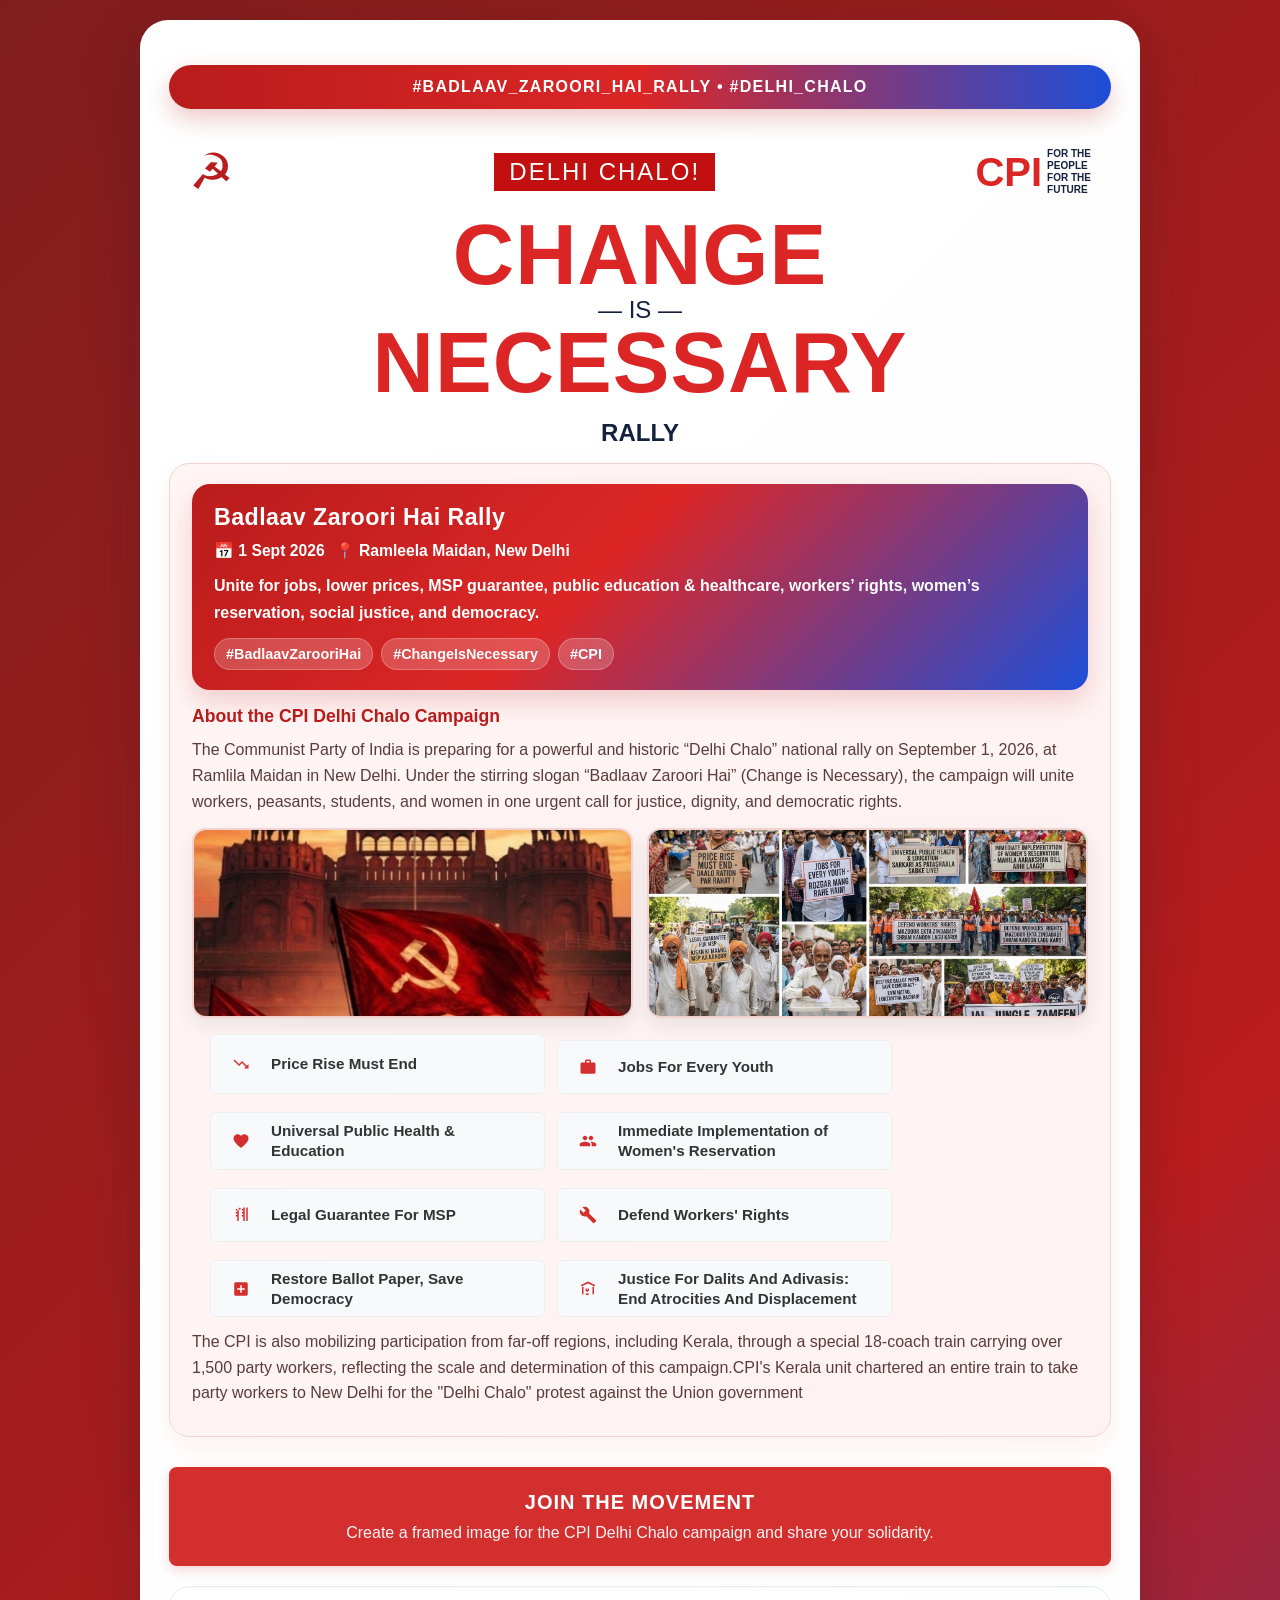
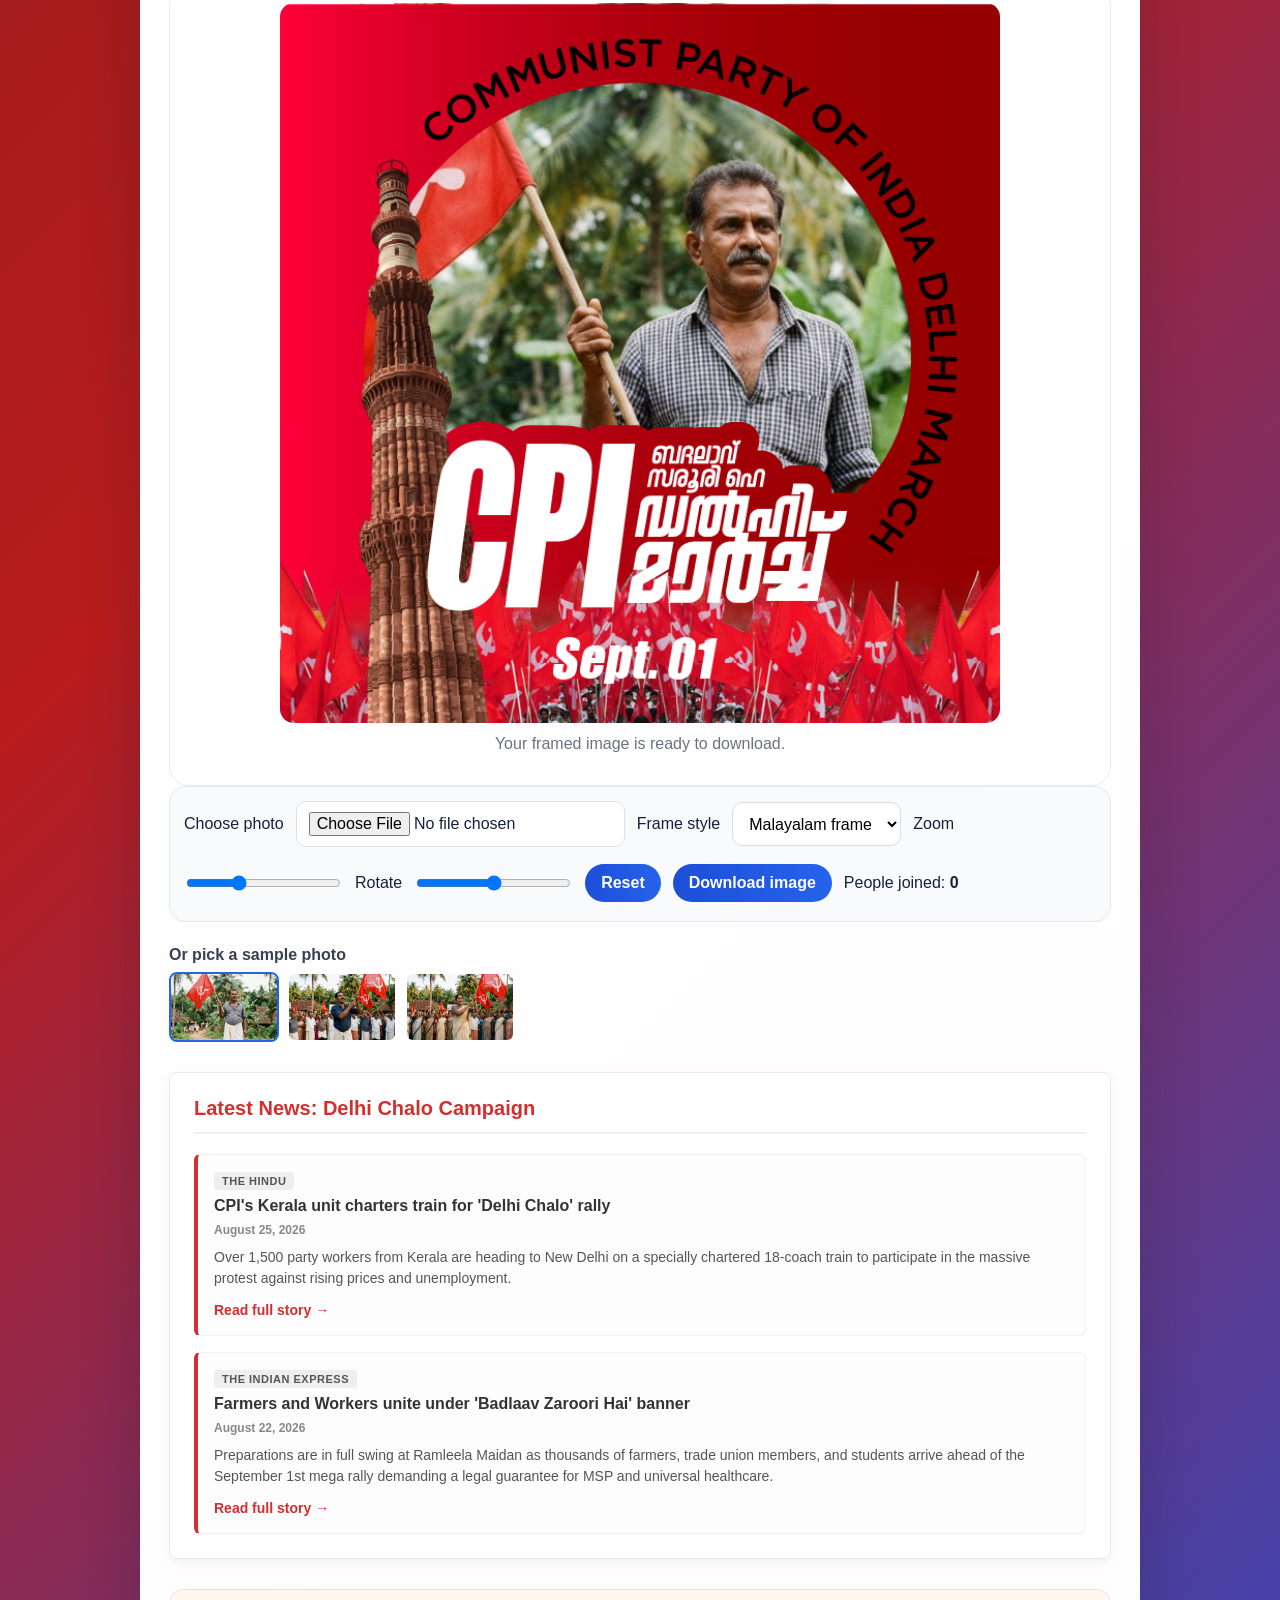
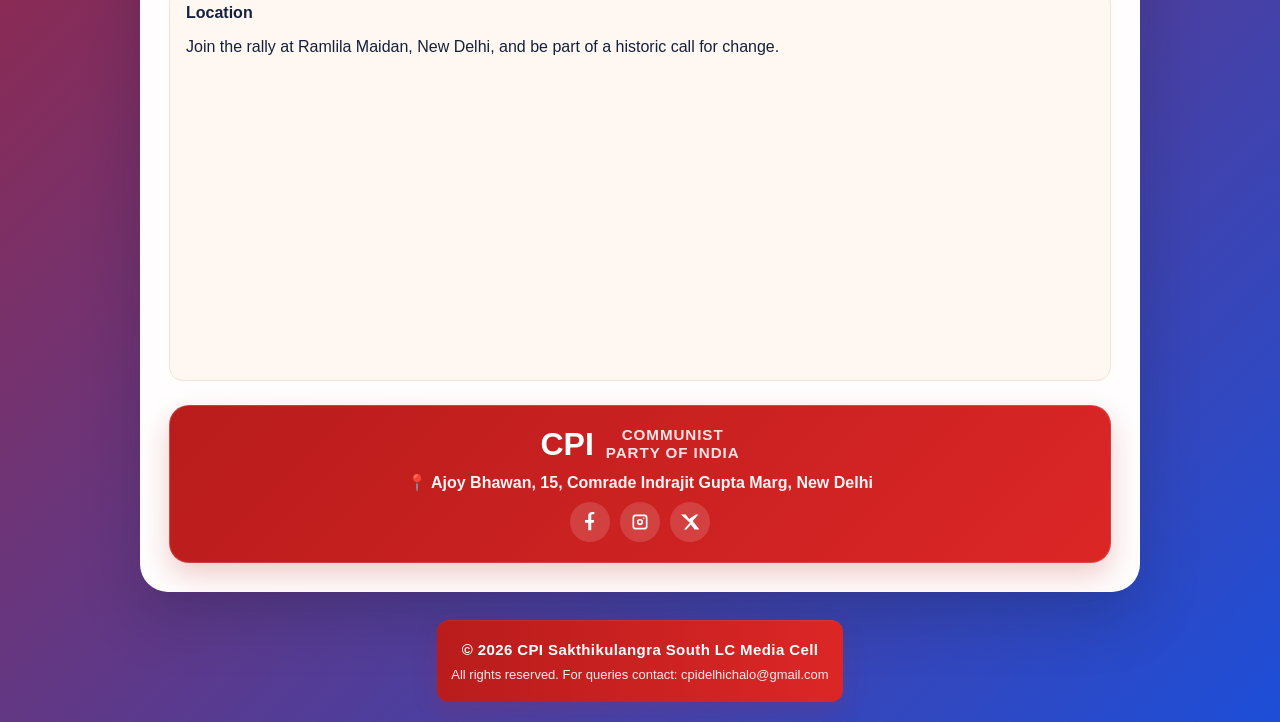
<file: index.html>
<!DOCTYPE html>
<html lang="en">
<head>
    <meta charset="UTF-8">
    <meta name="viewport" content="width=device-width, initial-scale=1.0">
    <title>Delhi Chalo | CPI Campaign</title>
    <style>
        :root {
            color-scheme: light;
            font-family: "Segoe UI", Tahoma, Geneva, Verdana, sans-serif;
        }

        * { box-sizing: border-box; }

        body {
            margin: 0;
            min-height: 100vh;
            display: grid;
            place-items: center;
            background: linear-gradient(135deg, #7f1d1d 0%, #b91c1c 45%, #1d4ed8 100%);
            color: #14213d;
            padding: 20px;
        }

        .app {
            width: min(100%, 1000px);
            background: linear-gradient(135deg, #ffffff 0%, #fffdfd 100%);
            border-radius: 28px;
            box-shadow: 0 24px 60px rgba(15, 23, 42, 0.22);
            padding: 28px;
            border: 1px solid rgba(255, 255, 255, 0.75);
        }

        .banner {
            margin-bottom: 18px;
            padding: 13px 16px;
            border-radius: 999px;
            background: linear-gradient(90deg, #b91c1c 0%, #dc2626 50%, #1d4ed8 100%);
            color: white;
            text-align: center;
            font-weight: 700;
            letter-spacing: 0.08em;
            text-transform: uppercase;
            box-shadow: 0 10px 24px rgba(185, 28, 28, 0.24);
        }

        h1 {
            margin: 0 0 8px;
            font-size: clamp(2rem, 3.4vw, 2.7rem);
            color: #111827;
        }

        .subtitle {
            margin: 0 0 20px;
            color: #5f6c85;
            font-size: 1rem;
        }

        .controls {
            display: flex;
            flex-wrap: wrap;
            gap: 12px;
            align-items: center;
            margin-bottom: 24px;
            padding: 14px;
            border-radius: 16px;
            background: #f9fafb;
            border: 1px solid #e5e7eb;
        }

        .controls label,
        .controls select,
        .controls button,
        .controls input {
            font: inherit;
        }

        .controls select,
        .controls input {
            padding: 10px 12px;
            border: 1px solid #d8e0f0;
            border-radius: 10px;
            background: #ffffff;
            min-height: 44px;
        }

        .controls button {
            border: none;
            padding: 10px 16px;
            border-radius: 999px;
            background: linear-gradient(90deg, #1d4ed8 0%, #2563eb 100%);
            color: white;
            cursor: pointer;
            transition: transform 180ms ease, box-shadow 180ms ease;
            font-weight: 600;
        }

        .controls button:hover {
            transform: translateY(-1px);
            box-shadow: 0 8px 16px rgba(37, 99, 235, 0.2);
        }

        .controls button:disabled {
            opacity: 0.6;
            cursor: not-allowed;
            box-shadow: none;
            transform: none;
        }
        .header {
    display: flex;
    justify-content: space-between;
    align-items: center;
    padding: 20px;
  }
  .logo {
    font-size: 50px;
    line-height: 1;
    color: #b91c1c;
  }
  .delhi-chalo {
    background-color: #c21010;
    color: white;
    padding: 5px 15px;
    font-size: 24px;
    letter-spacing: 2px;
  }
  .cpi-header {
    display: flex;
    align-items: center;
    gap: 5px;
  }
  .cpi-header h2 {
    font-size: 40px;
    margin: 0;
    line-height: 1;
    color: #dc2626;
    animation: cpiPulse 2.5s ease-in-out infinite;
  }
  .cpi-header p {
    font-family: Arial, sans-serif;
    font-size: 10px;
    font-weight: bold;
    margin: 0;
    line-height: 1.2;
    text-align: left;
  }
  .main-title {
    text-align: center;
    line-height: 0.9;
    margin-bottom: 20px;
    cursor: pointer;
    transition: transform 300ms ease;
  }

  .main-title:hover {
    transform: scale(1.08);
  }

  .main-title h1 {
    font-size: 85px;
    margin: 0;
    letter-spacing: 1px;
    color: #dc2626;
    font-weight: 900;
  }
  .is-text {
    font-size: 24px;
    display: block;
    margin: 5px 0;
  }

        .preview-card {
            border: 1px solid #e7ebf5;
            border-radius: 20px;
            padding: 16px;
            background: linear-gradient(135deg, #ffffff 0%, #fefefe 100%);
            box-shadow: inset 0 1px 0 rgba(0,0,0,0.02);
        }

        #canvas {
            display: none;
            width: 100%;
            max-width: 720px;
            height: auto;
            margin: 0 auto;
            border-radius: 14px;
            background: #fff;
            touch-action: none; /* enable pointer gestures (pan/zoom) to be handled in JS */
        }

        .helper-text {
            margin-top: 12px;
            color: #6b7280;
            text-align: center;
        }

        .campaign-card {
            margin: 20px 0 24px;
            padding: 20px 22px;
            border-radius: 20px;
            background: linear-gradient(135deg, #fff5f5 0%, #fef2f2 100%);
            border: 1px solid #f3d2d2;
            box-shadow: 0 10px 25px rgba(185, 28, 28, 0.06);
        }

        .campaign-card h2 {
            margin: 0 0 10px;
            font-size: 1.1rem;
            color: #b91c1c;
        }

        .campaign-card p {
            margin: 0 0 10px;
            color: #5b3b3b;
            line-height: 1.6;
        }

        .campaign-card ul {
            margin: 0;
            padding-left: 18px;
            color: #5b3b3b;
        }

        .campaign-card li + li {
            margin-top: 6px;
        }

        .details-grid {
            display: grid;
            grid-template-columns: repeat(2, minmax(0, 1fr));
            gap: 14px;
            margin-top: 12px;
        }

        .rally-header {
            margin: 0 0 16px;
            padding: 20px 22px;
            border-radius: 18px;
            background: linear-gradient(135deg, #b91c1c 0%, #dc2626 45%, #1d4ed8 100%);
            color: #ffffff;
            box-shadow: 0 12px 26px rgba(185, 28, 28, 0.18);
            position: relative;
            overflow: hidden;
            animation: rallyPulse 3s ease-in-out infinite;
        }

        .rally-header::before {
            content: "";
            position: absolute;
            inset: 0;
            background: linear-gradient(90deg, transparent, rgba(255,255,255,0.22), transparent);
            transform: translateX(-100%);
            animation: rallyShine 2.6s linear infinite;
        }

        .rally-header h2 {
            margin: 0 0 10px;
            font-size: 1.45rem;
            letter-spacing: 0.02em;
            font-weight: 800;
            color: #ffffff;
        }

        .rally-header p {
            margin: 10px 0 0;
            color: #ffffff;
            line-height: 1.7;
            font-size: 1rem;
            font-weight: 700;
        }

        .rally-meta {
            display: flex;
            flex-wrap: wrap;
            gap: 10px;
            margin: 10px 0 12px;
            font-weight: 800;
            font-size: 0.98rem;
            color: #ffffff;
        }

        .rally-tags {
            margin-top: 12px;
            display: flex;
            flex-wrap: wrap;
            gap: 8px;
        }

        .rally-tags span {
            background: rgba(255,255,255,0.2);
            padding: 7px 11px;
            border-radius: 999px;
            font-size: 0.9rem;
            font-weight: 700;
            border: 1px solid rgba(255,255,255,0.24);
            color: #ffffff;
        }

        .campaign-image-row {
            display: grid;
            grid-template-columns: repeat(2, minmax(0, 1fr));
            gap: 14px;
            margin: 14px 0 16px;
        }

        .campaign-image-row img {
            width: 100%;
            height: 190px;
            object-fit: cover;
            border-radius: 14px;
            border: 2px solid #f3d2d2;
            box-shadow: 0 8px 20px rgba(0, 0, 0, 0.08);
        }

        .details-card {
            padding: 14px 16px;
            border-radius: 14px;
            background: #fff8f2;
            border: 1px solid #f4e1d0;
        }

        .right-col {
            display: block;
        }

        .demands-section {
            margin-top: 6px;
        }

        .demands {
            list-style: none;
            margin: 0;
            padding: 0;
            display: grid;
            gap: 10px;
        }

        .demand-item {
            display: flex;
            align-items: flex-start;
            gap: 12px;
            background: rgba(217, 70, 70, 0.04);
            padding: 10px 12px;
            border-radius: 10px;
            border: 1px solid rgba(217,70,70,0.08);
        }

        .demand-icon {
            width: 36px;
            height: 36px;
            flex: 0 0 36px;
            display: inline-flex;
            align-items: center;
            justify-content: center;
            color: #b91c1c;
        }

        .demand-text {
            color: #3b2b2b;
            font-weight: 700;
            line-height: 1.2;
            font-size: 0.95rem;
        }

        .location-card {
            margin-top: 14px;
            padding: 14px 16px;
            border-radius: 14px;
            background: #fff8f2;
            border: 1px solid #f4e1d0;
        }

        .location-card iframe {
            width: 100%;
            height: 280px;
            border: 0;
            border-radius: 10px;
            margin-top: 10px;
        }

        .details-card strong {
            display: block;
            margin-bottom: 6px;
            color: #991b1b;
        }

        .footer {
            margin-top: 24px;
            padding: 20px 22px;
            border-radius: 20px;
            background: linear-gradient(135deg, #b91c1c 0%, #dc2626 100%);
            color: #ffffff;
            box-shadow: 0 12px 28px rgba(185, 28, 28, 0.22);
            border: 1px solid rgba(255, 255, 255, 0.16);
            text-align: center;
        }

        .footer-brand {
            display: flex;
            align-items: center;
            justify-content: center;
            gap: 12px;
            margin-bottom: 10px;
        }

        .footer-brand h1 {
            margin: 0;
            font-size: 2rem;
            color: #ffffff;
        }

        .footer-brand h2 {
            margin: 0;
            font-size: 0.95rem;
            line-height: 1.2;
            color: #ffe4e6;
            text-transform: uppercase;
            letter-spacing: 0.06em;
        }

        .address {
            margin-bottom: 10px;
            color: #fff5f5;
            font-weight: 700;
        }

        .socials {
            display: flex;
            flex-wrap: wrap;
            justify-content: center;
            gap: 10px;
            color: #fef2f2;
            font-size: 0.95rem;
        }

        .socials a {
            display: inline-flex;
            align-items: center;
            justify-content: center;
            width: 40px;
            height: 40px;
            border-radius: 50%;
            background: rgba(255,255,255,0.14);
            color: #ffffff;
            transition: transform 180ms ease, background 180ms ease;
            text-decoration: none;
        }

        .socials a:hover {
            transform: translateY(-2px);
            background: rgba(255,255,255,0.24);
        }

        .socials svg {
            width: 20px;
            height: 20px;
            fill: currentColor;
        }

        @keyframes rallyPulse {
            0%, 100% { transform: translateY(0); }
            50% { transform: translateY(-2px); }
        }

        @keyframes rallyShine {
            0% { transform: translateX(-100%); }
            100% { transform: translateX(100%); }
        }

        @keyframes cpiPulse {
    0%, 100% { opacity: 1; transform: scale(1); }
    50% { opacity: 0.8; transform: scale(1.05); }
  }

  @media (max-width: 640px) {
            .app { padding: 20px; }
            .controls { flex-direction: column; align-items: stretch; }
            .campaign-image-row,
            .details-grid {
                grid-template-columns: 1fr;
            }
        }
/* --- Membership Button Styling --- */
.top-nav {
    display: flex;
    justify-content: flex-end; /* Aligns the button to the top right */
    margin-bottom: 16px;
}

.membership-btn {
    display: inline-flex;
    align-items: center;
    padding: 10px 22px;
    background: linear-gradient(90deg, #d32f2f 0%, #b91c1c 100%);
    color: #ffffff;
    text-decoration: none;
    font-weight: 700;
    border-radius: 999px; /* Pill-shaped to match other buttons and banner */
    box-shadow: 0 4px 12px rgba(185, 28, 28, 0.2);
    transition: transform 180ms ease, box-shadow 180ms ease;
    font-size: 14px;
    letter-spacing: 0.5px;
}

.membership-btn:hover {
    transform: translateY(-2px); /* Lifts up slightly on hover */
    box-shadow: 0 8px 16px rgba(185, 28, 28, 0.3);
}

/* Hide the Become a Member UI element (kept in markup) */
.membership-btn {
    display: none !important;
}

/* Center the button on mobile screens */
@media (max-width: 640px) {
    .top-nav {
        justify-content: center;
    }
}
    </style>
</head>
<body>
    <main class="app">
        <title>Change is Necessary Rally</title>
        
        <!-- Top Navigation Area -->
        <div class="top-nav">
            <a href="membership.html" class="membership-btn">
                <!-- Optional: Adds a small user icon next to the text -->
                <svg viewBox="0 0 24 24" width="18" height="18" fill="currentColor" style="margin-right: 6px;"><path d="M12 12c2.21 0 4-1.79 4-4s-1.79-4-4-4-4 1.79-4 4 1.79 4 4 4zm0 2c-2.67 0-8 1.34-8 4v2h16v-2c0-2.66-5.33-4-8-4z"/></svg>
                Become a Member
            </a>
        </div>

        <div class="banner">#Badlaav_Zaroori_Hai_Rally • #Delhi_Chalo</div>        

       
<div class="poster-container">
  <div class="header">
    <div class="logo">☭</div>
    <div class="delhi-chalo">DELHI CHALO!</div>
    <div class="cpi-header">
      <h2>CPI</h2>
      <p>FOR THE<br>PEOPLE<br>FOR THE<br>FUTURE</p>
    </div>
  </div>

  <div class="main-title">
    <h1>CHANGE</h1>
    <span class="is-text">— IS —</span>
    <h1>NECESSARY</h1>
    <h2 class="rally-text">RALLY</h2>
  </div>

 <section class="campaign-card">
            <div class="rally-header">
                <h2>Badlaav Zaroori Hai Rally</h2>
                <div class="rally-meta">
                    <span>📅 1 Sept 2026</span>
                    <span>📍 Ramleela Maidan, New Delhi</span>
                </div>
                <p>Unite for jobs, lower prices, MSP guarantee, public education & healthcare, workers’ rights, women’s reservation, social justice, and democracy.</p>
                <div class="rally-tags">
                    <span>#BadlaavZarooriHai</span>
                    <span>#ChangeIsNecessary</span>
                    <span>#CPI</span>
                </div>
            </div>



<style>
    /* Container for the images */
    .campaign-images {
        display: flex;
        gap: 20px; /* Space between the two images */
        margin: 20px 0; /* Space above and below */
        max-width: 100%; /* Ensures it fits within your page layout */
    }

    /* Styling for the individual images */
    .campaign-images img {
        flex: 1; /* Makes both images take up equal space (50% each) */
        width: 100%;
        height: 550px; /* Set a fixed height so they perfectly match */
        object-fit: cover; /* IMPORTANT: This crops the images slightly if needed so they don't stretch or squish */
        border-radius: 12px; /* Adds nice rounded corners */
        box-shadow: 0 4px 8px rgba(0, 0, 0, 0.1); /* Optional: adds a subtle shadow */
    }

    /* Responsive design: Stack them on top of each other on mobile screens */
    @media (max-width: 768px) {
        .campaign-images {
            flex-direction: column;
        }
        .campaign-images img {
            height: auto; /* Let the height adjust naturally on mobile */
            aspect-ratio: 16 / 9; /* Keeps a nice rectangular shape */
        }
    }
</style>

            <h2>About the CPI Delhi Chalo Campaign</h2>
            <p>The Communist Party of India is preparing for a powerful and historic “Delhi Chalo” national rally on September 1, 2026, at Ramlila Maidan in New Delhi. Under the stirring slogan “Badlaav Zaroori Hai” (Change is Necessary), the campaign will unite workers, peasants, students, and women in one urgent call for justice, dignity, and democratic rights.</p>
            <div class="campaign-image-row">
                <img src="images/poster2.jpg" alt="People gathering for a political rally">
                
                <img src="images/image_a8380978.png" alt="Crowd at a political rally with banners">
            </div>
            <div class="demands-section">
<style>
    /* Container updated to use a 2-column grid */
    .demands {
        list-style-type: none;
        padding: 0;
        margin: 0;
        max-width: 700px; /* Increased width to accommodate two items side-by-side */
        font-family: Arial, sans-serif;
        display: grid;
        grid-template-columns: repeat(2, 1fr); /* Creates two columns */
        gap: 12px; /* Spacing between rows and columns */
    }

    .demand-item {
        display: flex;
        align-items: center;
        gap: 12px;
        padding: 8px 12px;
        background-color: #f8f9fa;
        border: 1px solid #eee;
        border-radius: 6px;
        font-size: 14px;
        transition: all 0.3s ease;
        cursor: pointer;
    }

    /* Animation: Lift up and add shadow on hover */
    .demand-item:hover {
        transform: translateY(-3px);
        box-shadow: 0 4px 10px rgba(0, 0, 0, 0.1);
        border-color: #fcc;
    }

    /* Ensures the icon container stays aligned and doesn't squish */
    .demand-icon {
        display: flex;
        align-items: center;
        justify-content: center;
        flex-shrink: 0; 
    }

    /* Red icons */
    .demand-icon svg {
        width: 18px; 
        height: 18px;
        fill: #d32f2f; 
        transition: transform 0.3s ease;
    }

    /* Animation: Icon pops slightly when hovering */
    .demand-item:hover .demand-icon svg {
        transform: scale(1.25);
    }

    .demand-text {
        color: #333;
        line-height: 1.3;
    }
</style>

<ul class="demands">
    <li class="demand-item">
        <span class="demand-icon" aria-hidden="true">
          <svg viewBox="0 0 24 24"><path d="M16 18l2.29-2.29-4.88-4.88-4 4L2 7.41 3.41 6l6 6 4-4 6.3 6.29L22 12v6z"/></svg>
        </span>
        <span class="demand-text">Price Rise Must End</span>
    </li>

    <li class="demand-item">
        <span class="demand-icon" aria-hidden="true">
          <svg viewBox="0 0 24 24"><path d="M20 6h-4V4c0-1.11-.89-2-2-2h-4c-1.11 0-2 .89-2 2v2H4c-1.11 0-1.99.89-1.99 2L2 19c0 1.11.89 2 2 2h16c1.11 0 2-.89 2-2V8c0-1.11-.89-2-2-2zm-6 0h-4V4h4v2z"/></svg>
        </span>
        <span class="demand-text">Jobs For Every Youth</span>
    </li>

    <li class="demand-item">
        <span class="demand-icon" aria-hidden="true">
          <svg viewBox="0 0 24 24"><path d="M12 21.35l-1.45-1.32C5.4 15.36 2 12.28 2 8.5 2 5.42 4.42 3 7.5 3c1.74 0 3.41.81 4.5 2.09C13.09 3.81 14.76 3 16.5 3 19.58 3 22 5.42 22 8.5c0 3.78-3.4 6.86-8.55 11.54L12 21.35z"/></svg>
        </span>
        <span class="demand-text">Universal Public Health &amp; Education</span>
    </li>

    <li class="demand-item">
        <span class="demand-icon" aria-hidden="true">
          <svg viewBox="0 0 24 24"><path d="M16 11c1.66 0 2.99-1.34 2.99-3S17.66 5 16 5c-1.66 0-3 1.34-3 3s1.34 3 3 3zm-8 0c1.66 0 2.99-1.34 2.99-3S9.66 5 8 5C6.34 5 5 6.34 5 8s1.34 3 3 3zm0 2c-2.33 0-7 1.17-7 3.5V19h14v-2.5c0-2.33-4.67-3.5-7-3.5zm8 0c-.29 0-.62.02-.97.05 1.16.84 1.97 1.97 1.97 3.45V19h6v-2.5c0-2.33-4.67-3.5-7-3.5z"/></svg>
        </span>
        <span class="demand-text">Immediate Implementation of Women's Reservation</span>
    </li>

    <li class="demand-item">
        <span class="demand-icon" aria-hidden="true">
          <svg viewBox="0 0 24 24"><path d="M17 5.92L9 2v18H7v-6H5v-2h2v-2H5V8h2V6H5V4h2v1.92L17 2v18h-2v-6h-2v-2h2v-2h-2V8h2V6h-2V4h2v1.92zM21 2v18h-2V2h2zm-4 0v18h-2V2h2z"/></svg>
        </span>
        <span class="demand-text">Legal Guarantee For MSP</span>
    </li>

    <li class="demand-item">
        <span class="demand-icon" aria-hidden="true">
          <svg viewBox="0 0 24 24"><path d="M22.7 19l-9.1-9.1c.9-2.3.4-5-1.5-6.9-2-2-5-2.4-7.4-1.3L9 6 6 9 1.6 4.7C.4 7.1.9 10.1 2.9 12.1c1.9 1.9 4.6 2.4 6.9 1.5l9.1 9.1c.4.4 1 .4 1.4 0l2.3-2.3c.5-.4.5-1.1.1-1.4z"/></svg>
        </span>
        <span class="demand-text">Defend Workers' Rights</span>
    </li>

    <li class="demand-item">
        <span class="demand-icon" aria-hidden="true">
          <svg viewBox="0 0 24 24"><path d="M19 3H5c-1.1 0-2 .9-2 2v14c0 1.1.9 2 2 2h14c1.1 0 2-.9 2-2V5c0-1.1-.9-2-2-2zm-2 10h-4v4h-2v-4H7v-2h4V7h2v4h4v2z"/></svg>
        </span>
        <span class="demand-text">Restore Ballot Paper, Save Democracy</span>
    </li>

    <li class="demand-item">
        <span class="demand-icon" aria-hidden="true">
          <svg viewBox="0 0 24 24"><path d="M12 2L2 7l1.43 1.25L12 4.5l8.57 3.75L22 7l-10-5zM4 9h2v10H4V9zm14 0h2v10h-2V9zm-7 1.5c-1.38 0-2.5 1.12-2.5 2.5s1.12 2.5 2.5 2.5 2.5-1.12 2.5-2.5-1.12-2.5-2.5-2.5zm0 2.5c-.55 0-1-.45-1-1s.45-1 1-1 1 .45 1 1-.45 1-1 1zm-2 5v2h4v-2H9z"/></svg>
        </span>
        <span class="demand-text">Justice For Dalits And Adivasis: End Atrocities And Displacement</span>
    </li>
</ul>            </div>
            <p style="margin-top: 12px;">The CPI is also mobilizing participation from far-off regions, including Kerala, through a special 18-coach train carrying over 1,500 party workers, reflecting the scale and determination of this campaign.CPI's Kerala unit chartered an entire train to take party workers to New Delhi for the "Delhi Chalo" protest against the Union government</p>

        </section>

<style>
    .cta-section {
        background-color: #d32f2f; /* Campaign Red */
        color: white;
        text-align: center;
        padding: 24px 20px;
        margin: 30px 0 20px 0; /* Adds space around the section */
        border-radius: 8px;
        box-shadow: 0 4px 12px rgba(211, 47, 47, 0.2);
        font-family: Arial, sans-serif;
    }

    .cta-heading {
        font-size: 20px;
        font-weight: bold;
        margin: 0 0 10px 0;
        letter-spacing: 1px;
    }

    .cta-text {
        font-size: 16px;
        margin: 0;
        opacity: 0.95;
    }
</style>

<div class="cta-section">
    <h3 class="cta-heading">JOIN THE MOVEMENT</h3>
    <p class="cta-text">Create a framed image for the CPI Delhi Chalo campaign and share your solidarity.</p>
</div>

 <div class="preview-card">
            <canvas id="canvas"></canvas>
            <p class="helper-text" id="status">Select a photo to begin.</p>
        </div>
        <div class="controls">
            <label for="upload">Choose photo</label>
            <input type="file" id="upload" accept="image/*">

            <label for="frameSelect">Frame style</label>
            <select id="frameSelect">
                <option value="classic">Malayalam frame</option>
                <option value="modern">English frame</option>
            </select>

            <label for="zoomRange">Zoom</label>
            <input id="zoomRange" type="range" min="0.2" max="3" step="0.01" value="1">

            <label for="rotateRange">Rotate</label>
            <input id="rotateRange" type="range" min="-180" max="180" step="1" value="0">

            <button id="resetTransform" type="button">Reset</button>

            <button id="download" type="button" disabled>Download image</button>
            <span class="download-count" aria-live="polite">People joined: <strong id="downloadCount">0</strong></span>
        </div>

            <!-- Sample images that change with frame style -->
            <div style="margin-top:12px;">
                <label style="display:block; margin-bottom:8px; font-weight:700; color:#374151;">Or pick a sample photo</label>
                <div id="sampleList" class="sample-list" style="display:flex; gap:8px; flex-wrap:wrap;"></div>
            </div>

       
        
<style>
    /* Main container for the news section */
    .news-section {
        background-color: #ffffff;
        border: 1px solid #eaeaea;
        border-radius: 8px;
        padding: 24px;
        margin: 30px 0; 
        box-shadow: 0 4px 12px rgba(0, 0, 0, 0.05);
        font-family: Arial, sans-serif;
    }

    /* Header styling */
    .news-header {
        color: #d32f2f; /* CPI Red */
        font-size: 20px;
        font-weight: bold;
        margin-top: 0;
        margin-bottom: 20px;
        padding-bottom: 12px;
        border-bottom: 2px solid #f0f0f0;
    }

    /* Container for the individual news cards */
    .news-list {
        display: flex;
        flex-direction: column;
        gap: 16px;
    }

    /* Individual news card styling */
    .news-item {
        padding: 16px;
        background-color: #fdfdfd;
        border: 1px solid #f0f0f0;
        border-left: 4px solid #d32f2f; 
        border-radius: 6px;
        transition: transform 0.2s ease, box-shadow 0.2s ease;
    }

    .news-item:hover {
        transform: translateY(-2px);
        box-shadow: 0 4px 10px rgba(0, 0, 0, 0.08);
        background-color: #ffffff;
    }

    /* NEW: Styling for the Newspaper/Source Name */
    .news-source {
        font-size: 11px;
        text-transform: uppercase;
        font-weight: 800;
        color: #555;
        letter-spacing: 0.5px;
        margin-bottom: 6px;
        display: inline-block;
        background-color: #eeeeee;
        padding: 3px 8px;
        border-radius: 4px;
    }

    .news-title {
        font-size: 16px;
        font-weight: bold;
        color: #333;
        margin: 0 0 6px 0;
        line-height: 1.3;
    }

    .news-date {
        font-size: 12px;
        color: #888;
        margin-bottom: 10px;
        display: block;
        font-weight: bold;
    }

    .news-snippet {
        font-size: 14px;
        color: #555;
        margin: 0 0 12px 0;
        line-height: 1.5;
    }

    .news-link {
        font-size: 14px;
        color: #d32f2f; 
        text-decoration: none;
        font-weight: bold;
        display: inline-flex;
        align-items: center;
    }

    .news-link:hover {
        text-decoration: underline;
    }
</style>

<div class="news-section">
    <h3 class="news-header">Latest News: Delhi Chalo Campaign</h3>
    
    <div class="news-list">
        <!-- News Item 1 -->
        <div class="news-item">
            <!-- Newspaper Source Added Here -->
            <span class="news-source">The Hindu</span>
            <h4 class="news-title">CPI's Kerala unit charters train for 'Delhi Chalo' rally</h4>
            <span class="news-date">August 25, 2026</span>
            <p class="news-snippet">Over 1,500 party workers from Kerala are heading to New Delhi on a specially chartered 18-coach train to participate in the massive protest against rising prices and unemployment.</p>
            <!-- URL added to href attribute -->
            <a href="https://www.thehindu.com/news/national/kerala/" target="_blank" class="news-link">Read full story →</a>
        </div>
        
        <!-- News Item 2 -->
        <div class="news-item">
            <!-- Newspaper Source Added Here -->
            <span class="news-source">The Indian Express</span>
            <h4 class="news-title">Farmers and Workers unite under 'Badlaav Zaroori Hai' banner</h4>
            <span class="news-date">August 22, 2026</span>
            <p class="news-snippet">Preparations are in full swing at Ramleela Maidan as thousands of farmers, trade union members, and students arrive ahead of the September 1st mega rally demanding a legal guarantee for MSP and universal healthcare.</p>
            <!-- URL added to href attribute -->
            <a href="https://indianexpress.com/section/india/" target="_blank" class="news-link">Read full story →</a>
        </div>
    </div>
</div>

         <div class="location-card">
                <strong>Location</strong>
                <p>Join the rally at Ramlila Maidan, New Delhi, and be part of a historic call for change.</p>
                <iframe src="https://www.google.com/maps?q=Ramlila%20Maidan%20New%20Delhi&z=15&output=embed" loading="lazy" referrerpolicy="no-referrer-when-downgrade" title="Ramlila Maidan location"></iframe>
            </div>
        <footer class="footer">
            <div class="footer-brand">
                <h1>CPI</h1>
                <h2>Communist<br>Party of India</h2>
            </div>
            <div class="address">📍 Ajoy Bhawan, 15, Comrade Indrajit Gupta Marg, New Delhi</div>
            <div class="socials">
                <a href="https://www.facebook.com/communistpartyofindia" target="_blank" rel="noopener noreferrer" aria-label="Facebook">
                    <svg viewBox="0 0 24 24"><path d="M13.5 22v-9h3l.45-3.5H13.5V4.4c0-1.01.3-1.7 1.8-1.7h1.9V.1c-.33-.04-1.45-.14-2.75-.14-2.72 0-4.58 1.66-4.58 4.7V9.5H6v3.5h3.87V22h3.63Z"/></svg>
                </a>
                <a href="https://www.instagram.com/cpiofindia" target="_blank" rel="noopener noreferrer" aria-label="Instagram">
                    <svg viewBox="0 0 24 24"><path d="M7 3h10a4 4 0 0 1 4 4v10a4 4 0 0 1-4 4H7a4 4 0 0 1-4-4V7a4 4 0 0 1 4-4Zm0 2a2 2 0 0 0-2 2v10a2 2 0 0 0 2 2h10a2 2 0 0 0 2-2V7a2 2 0 0 0-2-2H7Zm5 3.25A3.75 3.75 0 1 1 8.25 12 3.75 3.75 0 0 1 12 8.25Zm0 2A1.75 1.75 0 1 0 13.75 12 1.75 1.75 0 0 0 12 10.25Zm4.5-3.75a.9.9 0 1 1-.9.9.9.9 0 0 1 .9-.9Z"/></svg>
                </a>
                <a href="https://x.com/CPI_National" target="_blank" rel="noopener noreferrer" aria-label="X">
                    <svg viewBox="0 0 24 24"><path d="M18.9 3H22l-6.7 7.7L23.2 21h-5.7l-4.5-5.9L7.8 21H4.7l7.2-8.2L1 3h5.8l4.1 5.4L18.9 3Z"/></svg>
                </a>
            </div>
        </footer>
    </main>

    <script src="script.js"></script>

    <style>
    .simple-footer {
        text-align: center;
        padding: 18px 14px;
        font-family: Arial, sans-serif;
        font-size: 15px;
        color: #fff;
        background: linear-gradient(90deg, #b91c1c 0%, #dc2626 100%);
        border-top: 1px solid rgba(255,255,255,0.06);
        margin-top: 28px;
        line-height: 1.4;
        border-radius: 12px;
        box-shadow: 0 10px 24px rgba(185,28,28,0.16);
    }
</style>
<footer class="simple-footer">
    <p style="margin:0; font-weight:800; letter-spacing:0.4px;">© 2026 CPI Sakthikulangra South LC Media Cell</p>
    <p style="margin:6px 0 0 0; font-size:13px; color:rgba(255,255,255,0.92);">All rights reserved. For queries contact: cpidelhichalo@gmail.com</p>
</footer>
</body>
</html>
</file>
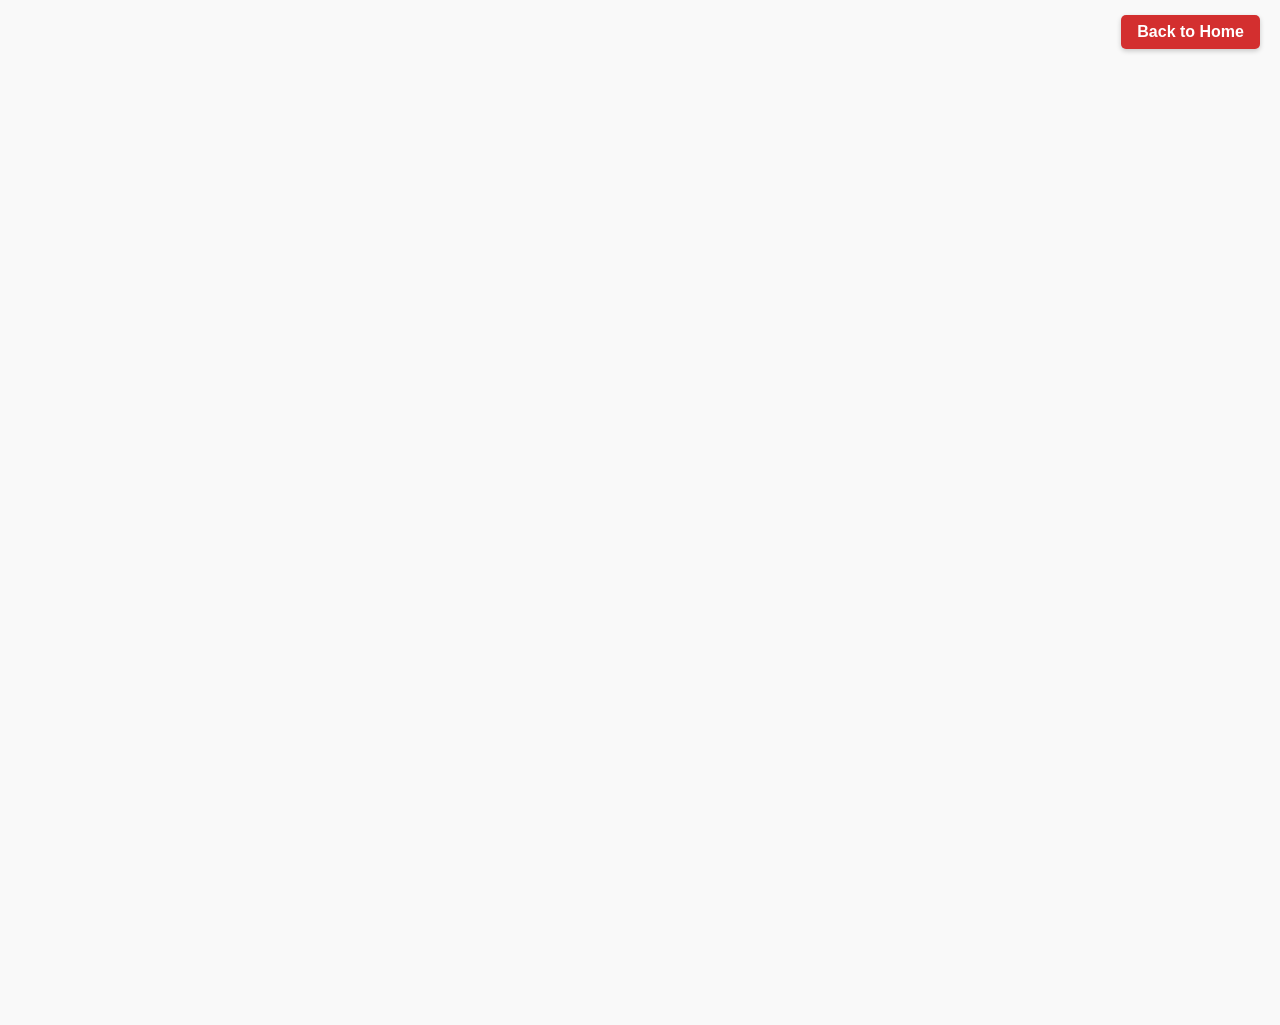
<file: membership.html>
<!DOCTYPE html>
<html lang="en">
<head>
    <meta charset="UTF-8">
    <meta name="viewport" content="width=device-width, initial-scale=1.0">
    <title>Membership Form | CPI</title>
    <style>
        /* Removes default borders and margins around the page */
        html, body {
            margin: 0;
            padding: 0;
            width: 100%;
            height: 100%;
            overflow: hidden; /* Prevents double scrollbars */
            background-color: #f9f9f9;
        }

        /* Forces the iframe to take up the entire screen */
        .full-screen-iframe {
            width: 100%;
            height: 100vh; /* 100% of the Viewport Height */
            border: none; /* Removes the ugly border around the frame */
            display: block;
        }
        
        /* A back button floating at the top left to return to the main site */
        .back-btn {
            position: absolute;
            top: 15px;
            right: 20px;
            background-color: #d32f2f;
            color: white;
            padding: 8px 16px;
            text-decoration: none;
            border-radius: 5px;
            font-family: Arial, sans-serif;
            font-weight: bold;
            box-shadow: 0 2px 5px rgba(0,0,0,0.2);
            z-index: 10;
        }
        
        .back-btn:hover {
            background-color: #b71c1c;
        }

        /* Footer styles */
        .simple-footer {
            text-align: center;
            padding: 20px;
            font-family: Arial, sans-serif;
            font-size: 14px;
            color: #666;
            border-top: 1px solid #eee;
            margin-top: 40px;
        }

        /* --- Loader Styles --- */
        #page-loader {
            position: fixed;
            top: 0;
            left: 0;
            width: 100vw;
            height: 100vh;
            background-color: #ffffff; 
            display: flex;
            justify-content: center; 
            align-items: center;
            z-index: 9999; /* Ensures it stays on top of everything */
            transition: opacity 0.5s ease;
        }

        /* Spinner animation */
        .spinner {
            width: 50px;
            height: 50px;
            border: 5px solid #f3f3f3; /* Light grey track */
            border-top: 5px solid #b30000; /* Deep red */
            border-radius: 50%;
            animation: spin 1s linear infinite;
        }

        /* Rotation keyframes */
        @keyframes spin {
            0% { transform: rotate(0deg); }
            100% { transform: rotate(360deg); }
        }
    </style>
</head>
<body>

    <!-- Loader HTML Overlay -->
    <div id="page-loader">
        <div class="spinner"></div>
    </div>

    <!-- Link to go back to your main page -->
    <a href="index.html" class="back-btn">Back to Home</a>

    <!-- Iframe embedding the form -->
    <iframe class="full-screen-iframe" src="https://script.google.com/macros/s/AKfycbxwv0blZjkznV63dTAsYdAtVdOMsFsaBJC6qNEL9TjwJnZFUYnnkmCAKHTsSnD49CBb/exec"></iframe>

    <footer class="simple-footer">
        <p>&copy; 2026 CPI Sakthikulangra south LC Media Cell. All rights reserved.</p>
    </footer>

    <!-- Loader Script -->
    <script>
        window.addEventListener('load', function() {
            const loader = document.getElementById('page-loader');
            
            // Fade out effect
            loader.style.opacity = '0';
            
            // Wait for the CSS transition to finish before hiding completely
            setTimeout(() => {
                loader.style.display = 'none';
            }, 500); 
        });
    </script>
</body>
</html>
</file>
